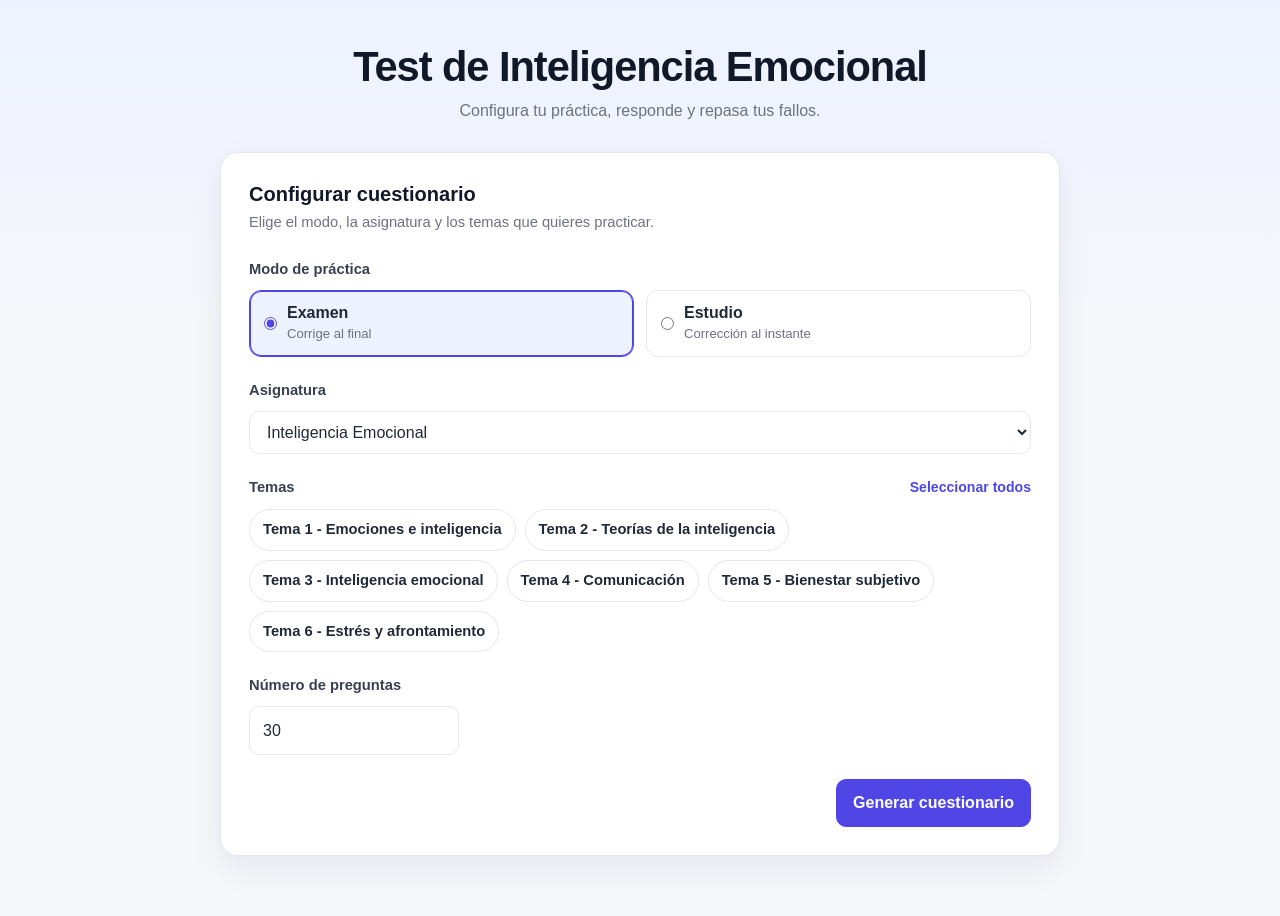
<file: index.html>
<!DOCTYPE html>
<html lang="es">
<head>
  <meta charset="UTF-8">
  <meta name="viewport" content="width=device-width, initial-scale=1.0">
  <meta name="theme-color" content="#4f46e5">
  <title>Test de autoevaluación</title>
  <link rel="stylesheet" href="styles.css">
</head>
<body>
  <div class="pagina">
    <header class="cabecera">
      <h1 id="titulo">Test de autoevaluación</h1>
      <p class="subtitulo">Configura tu práctica, responde y repasa tus fallos.</p>
    </header>

    <main>
      <section id="vistaConfiguracion" class="tarjeta" aria-labelledby="tituloConfiguracion">
        <div class="tarjeta-cabecera">
          <div>
            <h2 id="tituloConfiguracion">Configurar cuestionario</h2>
            <p class="texto-ayuda">Elige el modo, la asignatura y los temas que quieres practicar.</p>
          </div>
          <button id="botonVolverCuestionario" class="boton secundario" type="button" hidden>
            Volver al cuestionario
          </button>
        </div>

        <fieldset class="campo selector-modo">
          <legend class="etiqueta">Modo de práctica</legend>
          <div class="opciones-modo">
            <label class="opcion-modo">
              <input type="radio" name="modo" value="examen" checked>
              <span class="opcion-modo-texto">
                <span class="opcion-modo-titulo">Examen</span>
                <span class="opcion-modo-descripcion">Corrige al final</span>
              </span>
            </label>
            <label class="opcion-modo">
              <input type="radio" name="modo" value="estudio">
              <span class="opcion-modo-texto">
                <span class="opcion-modo-titulo">Estudio</span>
                <span class="opcion-modo-descripcion">Corrección al instante</span>
              </span>
            </label>
          </div>
        </fieldset>

        <div class="campo">
          <label class="etiqueta" for="asignatura">Asignatura</label>
          <select id="asignatura"></select>
        </div>

        <div class="campo">
          <div class="campo-cabecera">
            <span class="etiqueta">Temas</span>
            <button id="botonTodos" class="boton-enlace" type="button">Seleccionar todos</button>
          </div>
          <div id="contenedorBotones" class="lista-temas"></div>
        </div>

        <div class="campo campo-cantidad">
          <label class="etiqueta" for="cantidad">Número de preguntas</label>
          <input type="number" id="cantidad" min="1" max="100" value="30">
        </div>

        <div class="acciones">
          <button id="botonGenerar" class="boton primario" type="button">Generar cuestionario</button>
        </div>
      </section>

      <section id="vistaCuestionario" class="tarjeta" aria-labelledby="tituloCuestionario" hidden>
        <div class="tarjeta-cabecera">
          <div>
            <h2 id="tituloCuestionario">Cuestionario</h2>
            <p id="resumenCuestionario" class="texto-ayuda"></p>
          </div>
          <button id="botonVolver" class="boton secundario" type="button">Cambiar configuración</button>
        </div>

        <form id="formulario" class="lista-preguntas"></form>

        <div id="navegacionEstudio" class="navegacion-estudio" hidden>
          <button id="botonAnterior" class="boton secundario" type="button">Anterior</button>
          <span id="progresoEstudio"></span>
          <button id="botonSiguiente" class="boton secundario" type="button">Siguiente</button>
        </div>

        <div class="acciones acciones-cuestionario">
          <button id="botonCorregir" class="boton primario" type="button">Corregir respuestas</button>
        </div>

        <div id="resultado" role="status"></div>
      </section>
    </main>
  </div>

  <script src="script.js"></script>
</body>
</html>
</file>
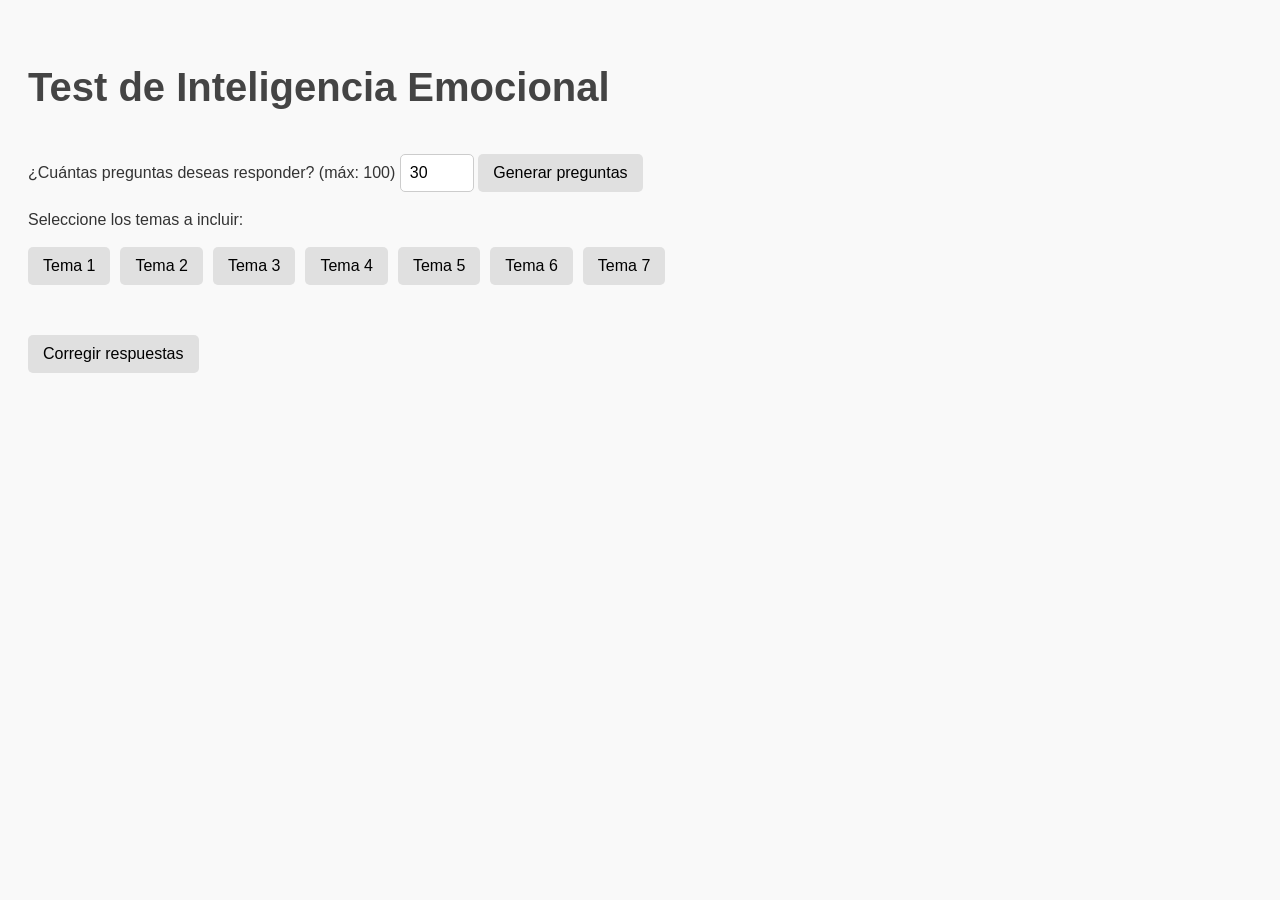
<file: docs/index.html>
<!DOCTYPE html>
<html lang="es">
<head>
  <meta charset="UTF-8">
  <title>Test de Inteligencia Emocional</title>
  <link rel="stylesheet" href="styles.css">
</head>
<body>
  <h1>Test de Inteligencia Emocional</h1>
  <label for="cantidad">¿Cuántas preguntas deseas responder? (máx: 100)</label>
  <input type="number" id="cantidad" min="1" max="100" value="30">
  <button onclick="generarPreguntas()" class="boton">Generar preguntas</button>
  <br>
  <label>Seleccione los temas a incluir:</label>
  
  <form id="formulario"></form>
  <button onclick="corregir()" class="boton">Corregir respuestas</button>
  <div id="resultado"></div>

  <script src="../src/script.js"></script>
</body>
</html>
</file>
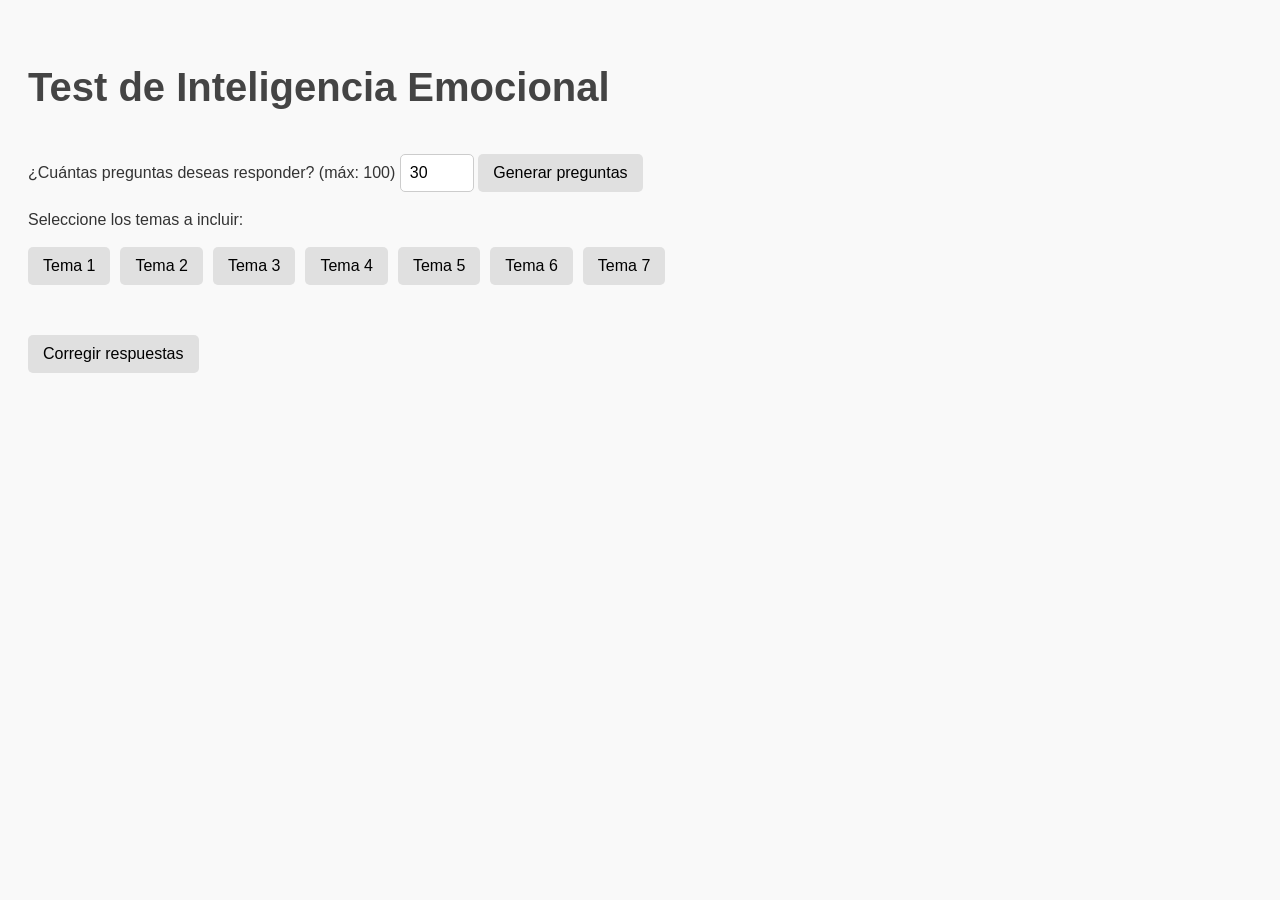
<file: src/index.html>
<!DOCTYPE html>
<html lang="es">
<head>
  <meta charset="UTF-8">
  <title>Test de Inteligencia Emocional</title>
  <link rel="stylesheet" href="styles.css">
</head>
<body>
  <h1>Test de Inteligencia Emocional</h1>
  <label for="cantidad">¿Cuántas preguntas deseas responder? (máx: 100)</label>
  <input type="number" id="cantidad" min="1" max="100" value="30">
  <button onclick="generarPreguntas()" class="boton">Generar preguntas</button>
  <br>
  <label>Seleccione los temas a incluir:</label>
  
  <form id="formulario"></form>
  <button onclick="corregir()" class="boton">Corregir respuestas</button>
  <div id="resultado"></div>

  <script src="script.js"></script>
</body>
</html>
</file>
<file: styles.css>
:root {
  --acento: #4f46e5;
  --acento-fuerte: #4338ca;
  --acento-suave: #eef2ff;
  --texto: #1f2937;
  --texto-suave: #6b7280;
  --borde: #e5e7eb;
  --fondo: #f5f7fb;
  --fondo-suave: #f9fafb;
  --verde: #15803d;
  --verde-suave: #f0fdf4;
  --rojo: #b91c1c;
  --rojo-suave: #fef2f2;
}

* {
  box-sizing: border-box;
}

[hidden] {
  display: none !important;
}

body {
  margin: 0;
  min-height: 100vh;
  font-family: -apple-system, BlinkMacSystemFont, "Segoe UI", Roboto, Helvetica, Arial, sans-serif;
  background: linear-gradient(180deg, #eef2ff 0, var(--fondo) 320px);
  color: var(--texto);
  line-height: 1.6;
}

.pagina {
  width: 100%;
  max-width: 880px;
  margin: 0 auto;
  padding: 42px 20px 60px;
}

.cabecera {
  text-align: center;
  margin-bottom: 28px;
}

h1 {
  margin: 0 0 6px;
  font-size: clamp(1.9rem, 4vw, 2.6rem);
  line-height: 1.2;
  letter-spacing: -0.025em;
  color: #111827;
}

h2 {
  margin: 0 0 4px;
  font-size: 1.25rem;
  line-height: 1.3;
  color: #111827;
}

.subtitulo,
.texto-ayuda {
  margin: 0;
  color: var(--texto-suave);
}

.subtitulo {
  font-size: 1rem;
}

.texto-ayuda {
  font-size: 0.92rem;
}

.tarjeta {
  background: #fff;
  border: 1px solid var(--borde);
  border-radius: 18px;
  padding: 28px;
  box-shadow: 0 12px 35px rgba(15, 23, 42, 0.07);
}

.tarjeta-cabecera {
  display: flex;
  align-items: flex-start;
  justify-content: space-between;
  gap: 20px;
  margin-bottom: 24px;
}

.tarjeta-cabecera .boton {
  flex-shrink: 0;
}

.campo {
  display: block;
  min-width: 0;
  margin: 0 0 22px;
  padding: 0;
  border: 0;
}

.etiqueta {
  display: block;
  margin-bottom: 8px;
  font-size: 0.92rem;
  font-weight: 600;
  color: #374151;
}

.campo-cabecera {
  display: flex;
  align-items: center;
  justify-content: space-between;
  gap: 12px;
  margin-bottom: 10px;
}

.campo-cabecera .etiqueta {
  margin: 0;
}

.selector-modo legend {
  padding: 0;
}

.opciones-modo {
  display: grid;
  grid-template-columns: repeat(2, minmax(0, 1fr));
  gap: 12px;
}

.opcion-modo {
  display: flex;
  align-items: center;
  gap: 10px;
  padding: 12px 14px;
  background: #fff;
  border: 1px solid var(--borde);
  border-radius: 12px;
  cursor: pointer;
  transition: border-color 0.2s ease, background 0.2s ease, box-shadow 0.2s ease;
}

.opcion-modo:hover {
  border-color: #c7d2fe;
  background: var(--fondo-suave);
}

.opcion-modo:has(input:checked) {
  border-color: var(--acento);
  background: var(--acento-suave);
  box-shadow: inset 0 0 0 1px var(--acento);
}

.opcion-modo input[type="radio"] {
  flex-shrink: 0;
  margin: 0;
  accent-color: var(--acento);
}

.opcion-modo-texto {
  display: flex;
  flex-direction: column;
}

.opcion-modo-titulo {
  font-weight: 600;
  line-height: 1.3;
}

.opcion-modo-descripcion {
  font-size: 0.82rem;
  color: var(--texto-suave);
}

select,
input[type="number"] {
  width: 100%;
  padding: 11px 13px;
  font: inherit;
  color: var(--texto);
  background: #fff;
  border: 1px solid var(--borde);
  border-radius: 10px;
  outline: none;
  transition: border-color 0.2s ease, box-shadow 0.2s ease;
}

select {
  cursor: pointer;
}

select:focus,
input[type="number"]:focus {
  border-color: var(--acento);
  box-shadow: 0 0 0 3px rgba(79, 70, 229, 0.15);
}

.campo-cantidad {
  max-width: 210px;
}

.lista-temas {
  display: flex;
  flex-wrap: wrap;
  gap: 9px;
}

.boton {
  display: inline-flex;
  align-items: center;
  justify-content: center;
  padding: 10px 16px;
  font: inherit;
  font-weight: 600;
  color: var(--texto);
  background: #fff;
  border: 1px solid var(--borde);
  border-radius: 10px;
  cursor: pointer;
  transition: background 0.2s ease, border-color 0.2s ease, color 0.2s ease, transform 0.1s ease;
}

.boton:hover:not(:disabled) {
  background: var(--fondo-suave);
  border-color: #d1d5db;
}

.boton:active:not(:disabled) {
  transform: translateY(1px);
}

.boton:focus-visible,
.boton-enlace:focus-visible {
  outline: 3px solid rgba(79, 70, 229, 0.25);
  outline-offset: 2px;
}

.boton.primario {
  color: #fff;
  background: var(--acento);
  border-color: var(--acento);
}

.boton.primario:hover:not(:disabled) {
  background: var(--acento-fuerte);
  border-color: var(--acento-fuerte);
}

.boton.secundario {
  color: #374151;
  background: #fff;
}

.boton:disabled {
  opacity: 0.5;
  cursor: not-allowed;
}

.boton-enlace {
  padding: 0;
  font: inherit;
  font-size: 0.88rem;
  font-weight: 600;
  color: var(--acento);
  background: none;
  border: 0;
  cursor: pointer;
}

.boton-enlace:hover {
  color: var(--acento-fuerte);
  text-decoration: underline;
}

#contenedorBotones .tema {
  padding: 8px 13px;
  font-size: 0.92rem;
  border-radius: 999px;
}

#contenedorBotones .tema.seleccionado {
  color: var(--acento-fuerte);
  background: var(--acento-suave);
  border-color: var(--acento);
}

.acciones {
  display: flex;
  flex-wrap: wrap;
  justify-content: flex-end;
  gap: 12px;
  margin-top: 24px;
}

.acciones-cuestionario {
  justify-content: center;
  margin-top: 22px;
}

.lista-preguntas {
  display: flex;
  flex-direction: column;
  gap: 16px;
}

.pregunta {
  padding: 18px 20px;
  background: #fff;
  border: 1px solid var(--borde);
  border-radius: 14px;
  transition: border-color 0.2s ease, background 0.2s ease;
}

.pregunta > p {
  margin: 0 0 12px;
}

.pregunta > p strong {
  color: var(--acento);
}

.opcion {
  display: flex;
  align-items: flex-start;
  gap: 10px;
  margin: 6px 0;
  padding: 8px 10px;
  border: 1px solid transparent;
  border-radius: 9px;
  cursor: pointer;
  transition: background 0.2s ease, border-color 0.2s ease, color 0.2s ease;
}

.opcion:hover {
  background: var(--fondo-suave);
}

.opcion input[type="radio"] {
  flex-shrink: 0;
  margin: 4px 0 0;
  accent-color: var(--acento);
}

.opcion-correcta {
  color: var(--verde);
  background: var(--verde-suave);
  border-color: #bbf7d0;
  font-weight: 600;
}

.opcion-incorrecta {
  color: var(--rojo);
  background: var(--rojo-suave);
  border-color: #fecaca;
  font-weight: 600;
}

.pregunta.correcta {
  background: #fbfefc;
  border-color: #bbf7d0;
}

.pregunta.incorrecta {
  background: #fffbfb;
  border-color: #fecaca;
}

.feedback-estudio {
  margin: 14px 0 0;
  padding: 10px 12px;
  border-radius: 10px;
  font-weight: 600;
}

.feedback-estudio.acierto {
  color: var(--verde);
  background: var(--verde-suave);
}

.feedback-estudio.fallo {
  color: var(--rojo);
  background: var(--rojo-suave);
}

.navegacion-estudio {
  display: flex;
  align-items: center;
  justify-content: space-between;
  gap: 12px;
  margin-top: 22px;
  padding-top: 18px;
  border-top: 1px solid var(--borde);
}

.navegacion-estudio .boton {
  flex-shrink: 0;
}

#progresoEstudio {
  flex: 1;
  text-align: center;
  font-weight: 600;
  color: var(--texto-suave);
}

#resultado {
  margin-top: 20px;
  padding: 16px;
  text-align: center;
  font-size: 1.05rem;
  font-weight: 700;
  border-radius: 12px;
}

#resultado:empty {
  display: none;
}

#resultado.aprobado {
  color: var(--verde);
  background: var(--verde-suave);
  border: 1px solid #bbf7d0;
}

#resultado.suspendido {
  color: var(--rojo);
  background: var(--rojo-suave);
  border: 1px solid #fecaca;
}

@media (max-width: 620px) {
  .pagina {
    padding: 26px 14px 44px;
  }

  .tarjeta {
    padding: 20px;
    border-radius: 14px;
  }

  .tarjeta-cabecera {
    flex-direction: column;
    gap: 14px;
  }

  .tarjeta-cabecera .boton {
    width: 100%;
  }

  .opciones-modo {
    grid-template-columns: 1fr;
  }

  .campo-cantidad {
    max-width: none;
  }

  .acciones,
  .acciones-cuestionario {
    justify-content: stretch;
  }

  .acciones .boton {
    flex: 1;
  }

  .navegacion-estudio {
    flex-wrap: wrap;
  }

  .navegacion-estudio .boton {
    flex: 1;
  }

  #progresoEstudio {
    order: -1;
    flex-basis: 100%;
  }
}
</file>
<file: docs/styles.css>
body {
  font-family: 'Arial', sans-serif;
  padding: 20px;
  background: #f9f9f9;
  color: #333;
  line-height: 1.6;
}

h1 {
  font-size: 2.5em;
  color: #444;
  margin-bottom: 20px;
}

input {
  padding: 9px;
  font-size: 16px;
  border: 1px solid #ccc;
  border-radius: 5px;
  box-sizing: border-box;
  margin-bottom: 15px;
}

.pregunta {
  margin-bottom: 20px;
  background: #fff;
  padding: 15px;
  border-radius: 8px;
  border: 1px solid #ddd;
  box-shadow: 0 2px 4px rgba(0, 0, 0, 0.1);
}

.boton {
  margin: 15px 0;
  padding: 10px 15px;
  font-size: 16px;
  background: #e0e0e0;
  border: none;
  border-radius: 5px;
  cursor: pointer;
  transition: background 0.3s ease;
}

.boton:hover {
  background: #d6d6d6;
}

.correcta {
  background-color: #e8f5e9;
  border: 1px solid #c8e6c9;
}

.incorrecta {
  background-color: #ffebee;
  border: 1px solid #ffcdd2;
}

#resultado {
  font-weight: bold;
  margin-top: 20px;
  font-size: 18px;
  color: #555;
}
</file>
<file: src/styles.css>
body {
  font-family: 'Arial', sans-serif;
  padding: 20px;
  background: #f9f9f9;
  color: #333;
  line-height: 1.6;
}

h1 {
  font-size: 2.5em;
  color: #444;
  margin-bottom: 20px;
}

input {
  padding: 9px;
  font-size: 16px;
  border: 1px solid #ccc;
  border-radius: 5px;
  box-sizing: border-box;
  margin-bottom: 15px;
}

.pregunta {
  margin-bottom: 20px;
  background: #fff;
  padding: 15px;
  border-radius: 8px;
  border: 1px solid #ddd;
  box-shadow: 0 2px 4px rgba(0, 0, 0, 0.1);
}

.boton {
  margin: 15px 0;
  padding: 10px 15px;
  font-size: 16px;
  background: #e0e0e0;
  border: none;
  border-radius: 5px;
  cursor: pointer;
  transition: background 0.3s ease;
}

.boton:hover {
  background: #d6d6d6;
}

.correcta {
  background-color: #e8f5e9;
  border: 1px solid #c8e6c9;
}

.incorrecta {
  background-color: #ffebee;
  border: 1px solid #ffcdd2;
}

#resultado {
  font-weight: bold;
  margin-top: 20px;
  font-size: 18px;
  color: #555;
}
</file>
